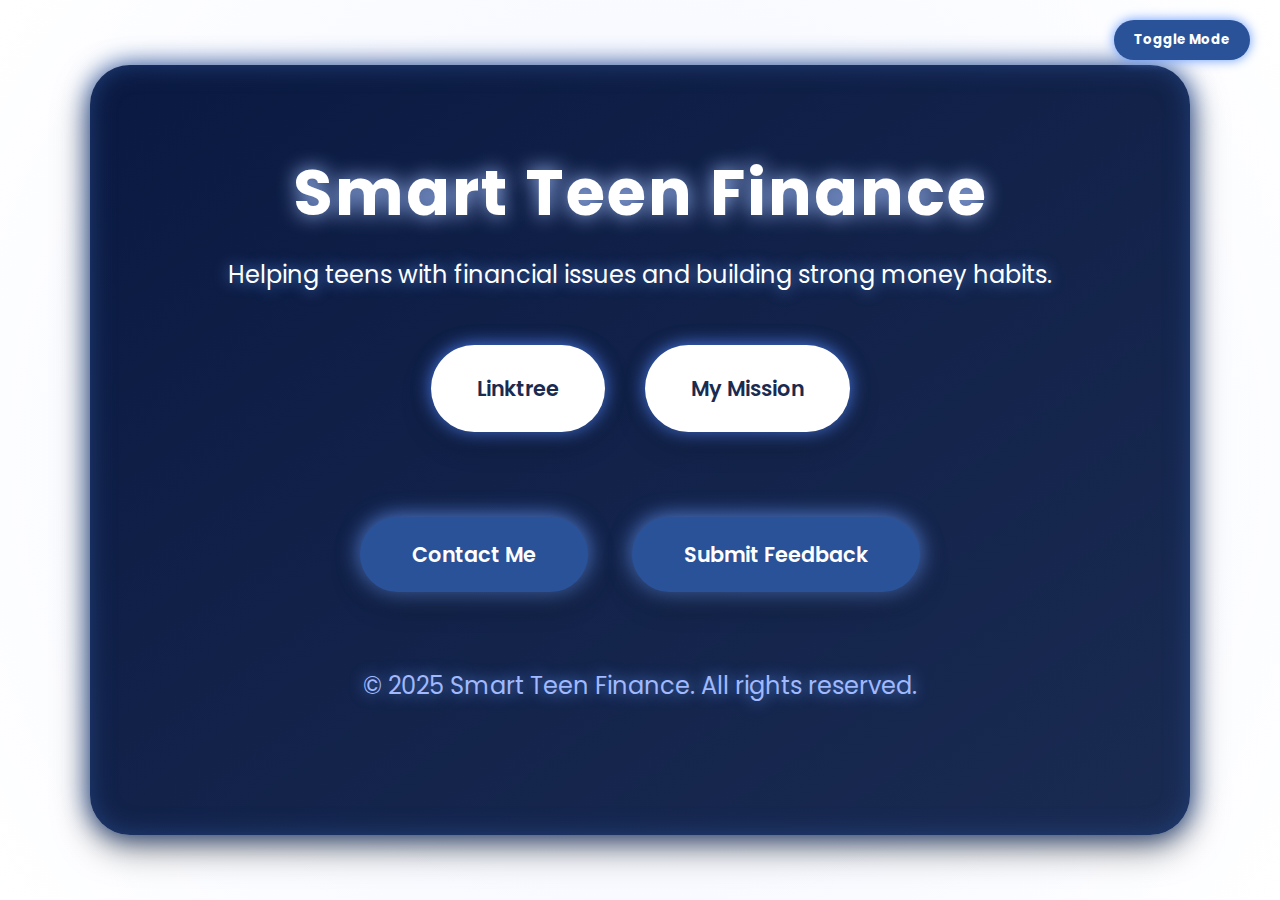
<file: index.html>
<!DOCTYPE html>
<html lang="en">
<head>
  <meta charset="UTF-8" />
  <meta name="viewport" content="width=device-width, initial-scale=1" />
  <title>Smart Teen Finance</title>
  <link href="https://fonts.googleapis.com/css2?family=Poppins:wght@400;600&display=swap" rel="stylesheet" />
  <style>
    :root {
      --bg-light: radial-gradient(circle at center, #f0f4ff 0%, #ffffff 100%);
      --bg-dark: radial-gradient(circle at center, #0e1c3d 0%, #0a1224 100%);
      --container-light: linear-gradient(145deg, #0a1941, #1a2b52);
      --container-dark: linear-gradient(145deg, #152c58, #0e1c3d);
      --text-light: #ffffff;
      --text-dark: #ffffff;
      --bubble-bg-light: white;
      --bubble-bg-dark: #1a2b52;
      --bubble-color-light: #1a2b52;
      --bubble-color-dark: white;
    }

    body {
      background: var(--bg-light);
      color: var(--text-light);
      min-height: 100vh;
      display: flex;
      align-items: center;
      justify-content: center;
      padding: 40px;
      overflow-x: hidden;
      transition: background 0.4s ease, color 0.4s ease;
    }

    body.dark-mode {
      background: var(--bg-dark);
      color: var(--text-dark);
    }

    * {
      box-sizing: border-box;
      margin: 0;
      padding: 0;
      font-family: 'Poppins', sans-serif;
    }

    .main-container {
      background: var(--container-light);
      color: white;
      border-radius: 40px;
      padding: 80px 60px;
      width: 100%;
      max-width: 1100px;
      box-shadow: 0 12px 35px rgba(0, 0, 0, 0.5), 0 0 25px #3b69c1, inset 0 0 25px #224078;
      text-align: center;
      overflow: hidden;
      transition: background 0.4s ease;
    }

    body.dark-mode .main-container {
      background: var(--container-dark);
    }

    h1 {
      font-size: 4rem;
      margin-bottom: 16px;
      text-shadow: 0 0 20px #a3c1ff;
      letter-spacing: 2px;
    }

    p {
      font-size: 1.5rem;
      margin-bottom: 50px;
      text-shadow: 0 0 15px #5a8fe6;
      line-height: 1.6;
    }

    .bubbles {
      display: flex;
      justify-content: center;
      gap: 40px;
      margin-bottom: 70px;
      flex-wrap: wrap;
    }

    .bubble {
      background: var(--bubble-bg-light);
      color: var(--bubble-color-light);
      padding: 28px 46px;
      border-radius: 60px;
      font-weight: 600;
      font-size: 1.3rem;
      text-align: center;
      text-decoration: none;
      box-shadow: 0 10px 30px rgba(0, 0, 0, 0.25), 0 0 18px #5288ff;
      transition: transform 0.3s ease, box-shadow 0.3s ease;
      user-select: none;
      cursor: pointer;
      display: inline-block;
      position: relative;
      z-index: 0;
    }

    .bubble:hover {
      transform: scale(1.1);
      box-shadow: 0 12px 35px rgba(0, 0, 0, 0.25), 0 0 30px #7facff;
      z-index: 1;
    }

    body.dark-mode .bubble {
      background: var(--bubble-bg-dark);
      color: var(--bubble-color-dark);
    }

    .section-link a {
      display: inline-block;
      padding: 22px 52px;
      background: #2a5298;
      border-radius: 40px;
      color: white;
      font-weight: 600;
      font-size: 1.3rem;
      text-decoration: none;
      box-shadow: 0 10px 28px rgba(0, 0, 0, 0.4), 0 0 22px #6599ff;
      transition: background 0.4s ease, box-shadow 0.4s ease, transform 0.3s ease;
      user-select: none;
      margin: 15px 20px;
    }

    .section-link a:hover {
      background: #557ee6;
      box-shadow: 0 10px 30px rgba(0, 0, 0, 0.4), 0 0 30px #99bbff;
      transform: scale(1.1);
    }

    footer {
      margin-top: 60px;
      text-align: center;
      font-size: 16px;
      color: #a0b9ff;
      text-shadow: 0 0 6px #7fa0ff;
    }

    .mode-toggle {
      position: absolute;
      top: 20px;
      right: 30px;
      padding: 10px 20px;
      background: #2a5298;
      color: white;
      font-weight: bold;
      border: none;
      border-radius: 30px;
      cursor: pointer;
      box-shadow: 0 0 12px #6599ff;
      transition: background 0.3s ease;
    }

    .mode-toggle:hover {
      background: #557ee6;
    }
  </style>
</head>
<body>
  <button class="mode-toggle" onclick="toggleMode()">Toggle Mode</button>
  <div class="main-container" role="main" aria-label="Smart Teen Finance homepage">
    <h1>Smart Teen Finance</h1>
    <p>Helping teens with financial issues and building strong money habits.</p>

    <div class="bubbles">
      <a class="bubble" href="https://linktr.ee/teen.finance?utm_source=linktree_admin_share" target="_blank" rel="noopener noreferrer">Linktree</a>
      <a class="bubble" href="mission.html">My Mission</a>
    </div>

    <div class="section-link">
      <a href="contact.html" aria-label="Contact Me page">Contact Me</a>
      <a href="https://forms.gle/46MgjJrKR3Z9oEV67" target="_blank" rel="noopener noreferrer" aria-label="Feedback form">Submit Feedback</a>
    </div>

    <footer>
      <p>© 2025 Smart Teen Finance. All rights reserved.</p>
    </footer>
  </div>
  <script>
    function toggleMode() {
      document.body.classList.toggle('dark-mode');
    }
  </script>
</body>
</html>
</file>
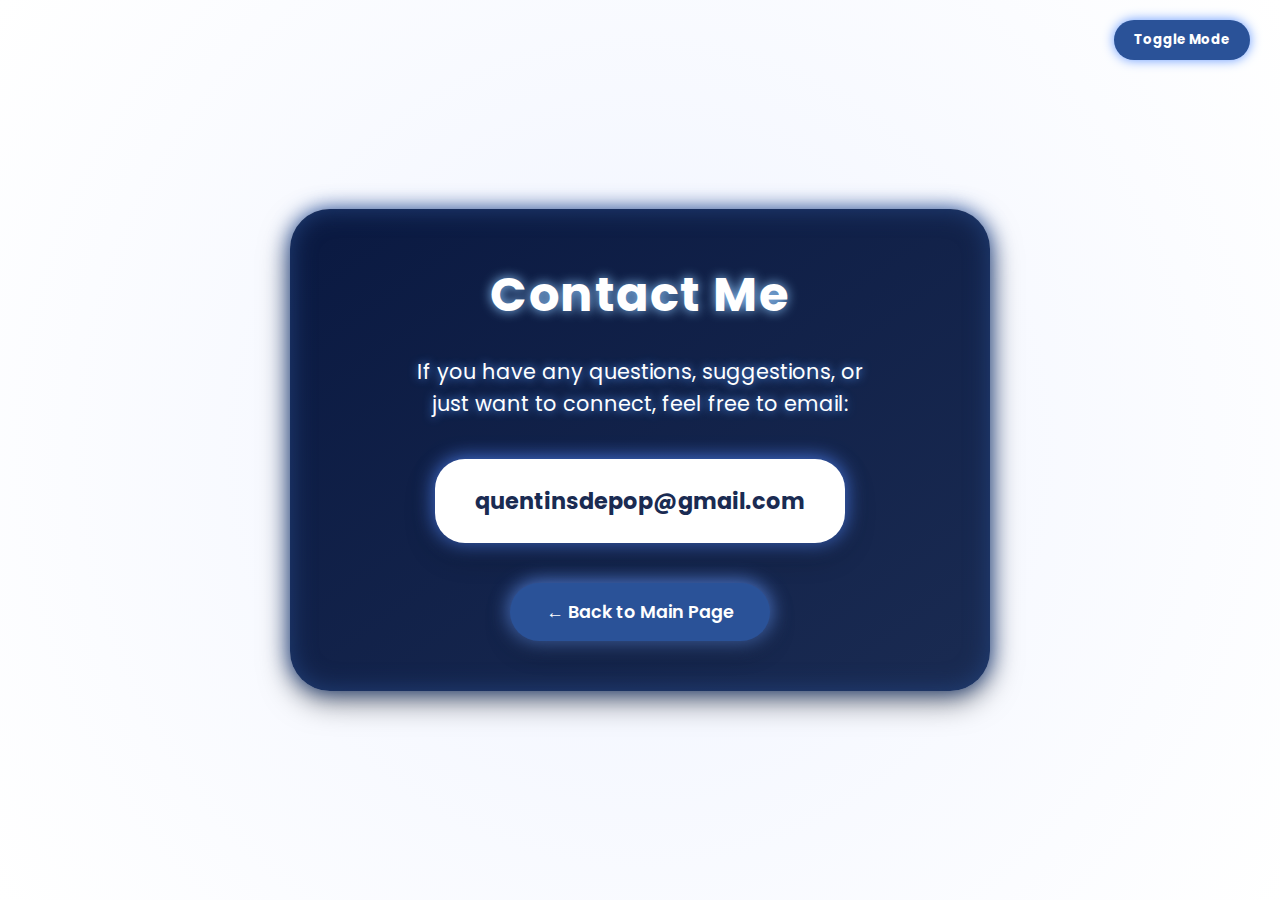
<file: contact.html>
<!DOCTYPE html>
<html lang="en">
<head>
  <meta charset="UTF-8" />
  <meta name="viewport" content="width=device-width, initial-scale=1" />
  <title>Contact - Smart Teen Finance</title>
  <link href="https://fonts.googleapis.com/css2?family=Poppins:wght@400;600&display=swap" rel="stylesheet" />
  <style>
    :root {
      --bg-light: radial-gradient(circle at center, #f0f4ff 0%, #ffffff 100%);
      --bg-dark: radial-gradient(circle at center, #0e1c3d 0%, #0a1224 100%);
      --container-light: linear-gradient(145deg, #0a1941, #1a2b52);
      --container-dark: linear-gradient(145deg, #152c58, #0e1c3d);
      --text-light: #ffffff;
      --text-dark: #ffffff;
    }

    body {
      background: var(--bg-light);
      color: var(--text-light);
      min-height: 100vh;
      display: flex;
      align-items: center;
      justify-content: center;
      padding: 40px;
      overflow-x: hidden;
      transition: background 0.4s ease, color 0.4s ease;
    }

    body.dark-mode {
      background: var(--bg-dark);
      color: var(--text-dark);
    }

    * {
      box-sizing: border-box;
      margin: 0;
      padding: 0;
      font-family: 'Poppins', sans-serif;
    }

    @keyframes fadeIn {
      from { opacity: 0; transform: translateY(30px); }
      to { opacity: 1; transform: translateY(0); }
    }

    .contact-container {
      background: var(--container-light);
      padding: 50px;
      border-radius: 40px;
      max-width: 700px;
      width: 100%;
      text-align: center;
      box-shadow: 0 10px 30px rgba(0, 0, 0, 0.5),
                  0 0 20px #3b69c1,
                  inset 0 0 25px #224078;
      animation: fadeIn 1s ease forwards;
      transition: background 0.4s ease, box-shadow 0.4s ease;
    }

    body.dark-mode .contact-container {
      background: var(--container-dark);
    }

    h1 {
      font-size: 3rem;
      margin-bottom: 25px;
      text-shadow: 0 0 12px #90caff;
      letter-spacing: 1.5px;
    }

    p {
      font-size: 1.3rem;
      margin-bottom: 40px;
      text-shadow: 0 0 10px #5599ff;
      line-height: 1.5;
      max-width: 480px;
      margin-left: auto;
      margin-right: auto;
    }

    .email-box {
      background: #ffffff;
      color: #1a2b52;
      font-weight: 700;
      font-size: 1.4rem;
      padding: 25px 40px;
      border-radius: 30px;
      box-shadow: 0 10px 30px rgba(0, 0, 0, 0.3), 0 0 20px #5288ff;
      cursor: pointer;
      user-select: all;
      transition: box-shadow 0.3s ease, transform 0.3s ease;
      display: inline-block;
      margin-bottom: 40px;
    }

    .email-box:hover {
      box-shadow: 0 15px 40px rgba(0, 0, 0, 0.5), 0 0 35px #7facff;
      transform: scale(1.05);
    }

    .back-link {
      display: inline-block;
      padding: 16px 36px;
      background: #2a5298;
      border-radius: 35px;
      color: white;
      font-weight: 600;
      font-size: 1.1rem;
      text-decoration: none;
      box-shadow: 0 8px 25px rgba(0, 0, 0, 0.4), 0 0 20px #6599ff;
      transition: background 0.4s ease, box-shadow 0.4s ease, transform 0.3s ease;
      user-select: none;
    }

    .back-link:hover {
      background: #557ee6;
      box-shadow: 0 12px 35px rgba(0, 0, 0, 0.6), 0 0 30px #99bbff;
      transform: translateY(-5px) scale(1.05);
    }

    .mode-toggle {
      position: absolute;
      top: 20px;
      right: 30px;
      padding: 10px 20px;
      background: #2a5298;
      color: white;
      font-weight: bold;
      border: none;
      border-radius: 30px;
      cursor: pointer;
      box-shadow: 0 0 12px #6599ff;
      transition: background 0.3s ease;
    }

    .mode-toggle:hover {
      background: #557ee6;
    }
  </style>
</head>
<body>
  <button class="mode-toggle" onclick="toggleMode()">Toggle Mode</button>
  <div class="contact-container" role="main" aria-label="Contact section">
    <h1>Contact Me</h1>
    <p>If you have any questions, suggestions, or just want to connect, feel free to email:</p>
    <div class="email-box" tabindex="0" title="Click to copy email" onclick="copyEmail()" onkeypress="if(event.key==='Enter'){copyEmail();}">
      quentinsdepop@gmail.com
    </div>
    <a href="index.html" class="back-link" aria-label="Back to main page">← Back to Main Page</a>
  </div>

  <script>
    function toggleMode() {
      document.body.classList.toggle('dark-mode');
    }

    function copyEmail() {
      const email = 'quentinsdepop@gmail.com';
      navigator.clipboard.writeText(email).then(() => {
        alert('Email copied to clipboard!');
      });
    }
  </script>
</body>
</html>
</file>
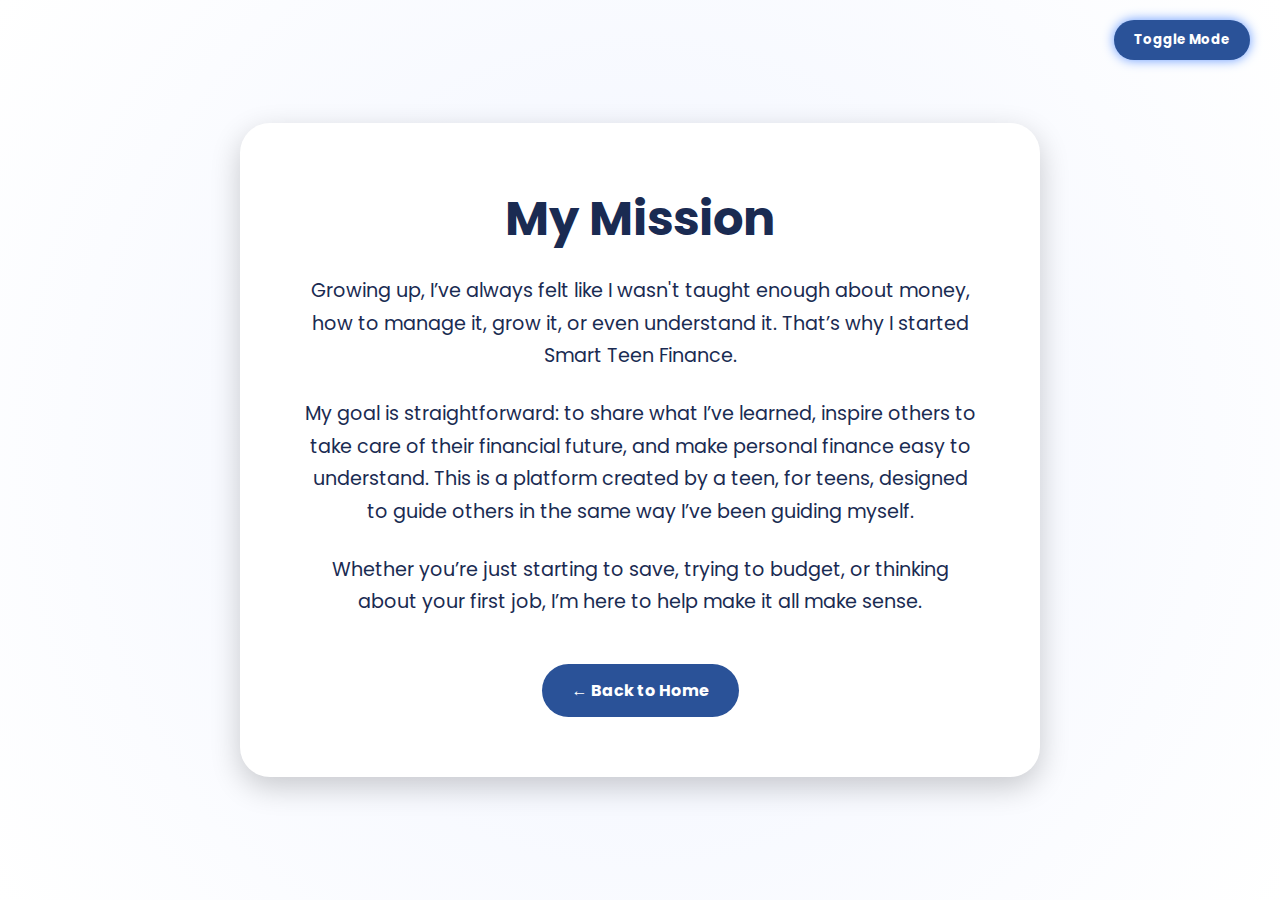
<file: mission.html>
<!DOCTYPE html>
<html lang="en">
<head>
  <meta charset="UTF-8" />
  <meta name="viewport" content="width=device-width, initial-scale=1" />
  <title>My Mission - Smart Teen Finance</title>
  <link href="https://fonts.googleapis.com/css2?family=Poppins:wght@400;600&display=swap" rel="stylesheet" />
  <style>
    :root {
      --bg-light: radial-gradient(circle at center, #f0f4ff 0%, #ffffff 100%);
      --bg-dark: radial-gradient(circle at center, #0e1c3d 0%, #0a1224 100%);
      --text-light: #1a2b52;
      --text-dark: #f0f4ff;
      --container-light: white;
      --container-dark: #1e2e4a;
    }
    * {
      margin: 0;
      padding: 0;
      box-sizing: border-box;
      font-family: 'Poppins', sans-serif;
    }
    body {
      background: var(--bg-light);
      color: var(--text-light);
      min-height: 100vh;
      padding: 40px;
      display: flex;
      justify-content: center;
      align-items: center;
      transition: background 0.4s ease, color 0.4s ease;
    }
    body.dark-mode {
      background: var(--bg-dark);
      color: var(--text-dark);
    }
    .container {
      background: var(--container-light);
      padding: 60px;
      border-radius: 30px;
      max-width: 800px;
      box-shadow: 0 10px 30px rgba(0,0,0,0.2);
      text-align: center;
      transition: background 0.4s ease;
    }
    body.dark-mode .container {
      background: var(--container-dark);
    }
    h1 {
      font-size: 3rem;
      margin-bottom: 20px;
    }
    p {
      font-size: 1.2rem;
      line-height: 1.7;
      margin-bottom: 25px;
    }
    .back-link {
      display: inline-block;
      margin-top: 20px;
      padding: 14px 30px;
      background: #2a5298;
      color: white;
      border-radius: 30px;
      text-decoration: none;
      font-weight: bold;
      transition: background 0.3s ease;
    }
    .back-link:hover {
      background: #416ed4;
    }
    .mode-toggle {
      position: absolute;
      top: 20px;
      right: 30px;
      padding: 10px 20px;
      background: #2a5298;
      color: white;
      font-weight: bold;
      border: none;
      border-radius: 30px;
      cursor: pointer;
      box-shadow: 0 0 12px #6599ff;
    }
    .mode-toggle:hover {
      background: #557ee6;
    }
  </style>
</head>
<body>
  <button class="mode-toggle" onclick="toggleMode()">Toggle Mode</button>
  <div class="container">
    <h1>My Mission</h1>
    <p>
      Growing up, I’ve always felt like I wasn't taught enough about money, how to manage it, grow it, or even understand it. That’s why I started Smart Teen Finance.
    </p>
    <p>
        My goal is straightforward: to share what I’ve learned, inspire others to take care of their financial future, and make personal finance easy to understand. This is a platform created by a teen, for teens, designed to guide others in the same way I’ve been guiding myself.    </p>
    <p>
      Whether you’re just starting to save, trying to budget, or thinking about your first job, I’m here to help make it all make sense.
    </p>
    <a href="index.html" class="back-link">← Back to Home</a>
  </div>

  <script>
    function toggleMode() {
      document.body.classList.toggle('dark-mode');
    }
  </script>
</body>
</html>
</file>
